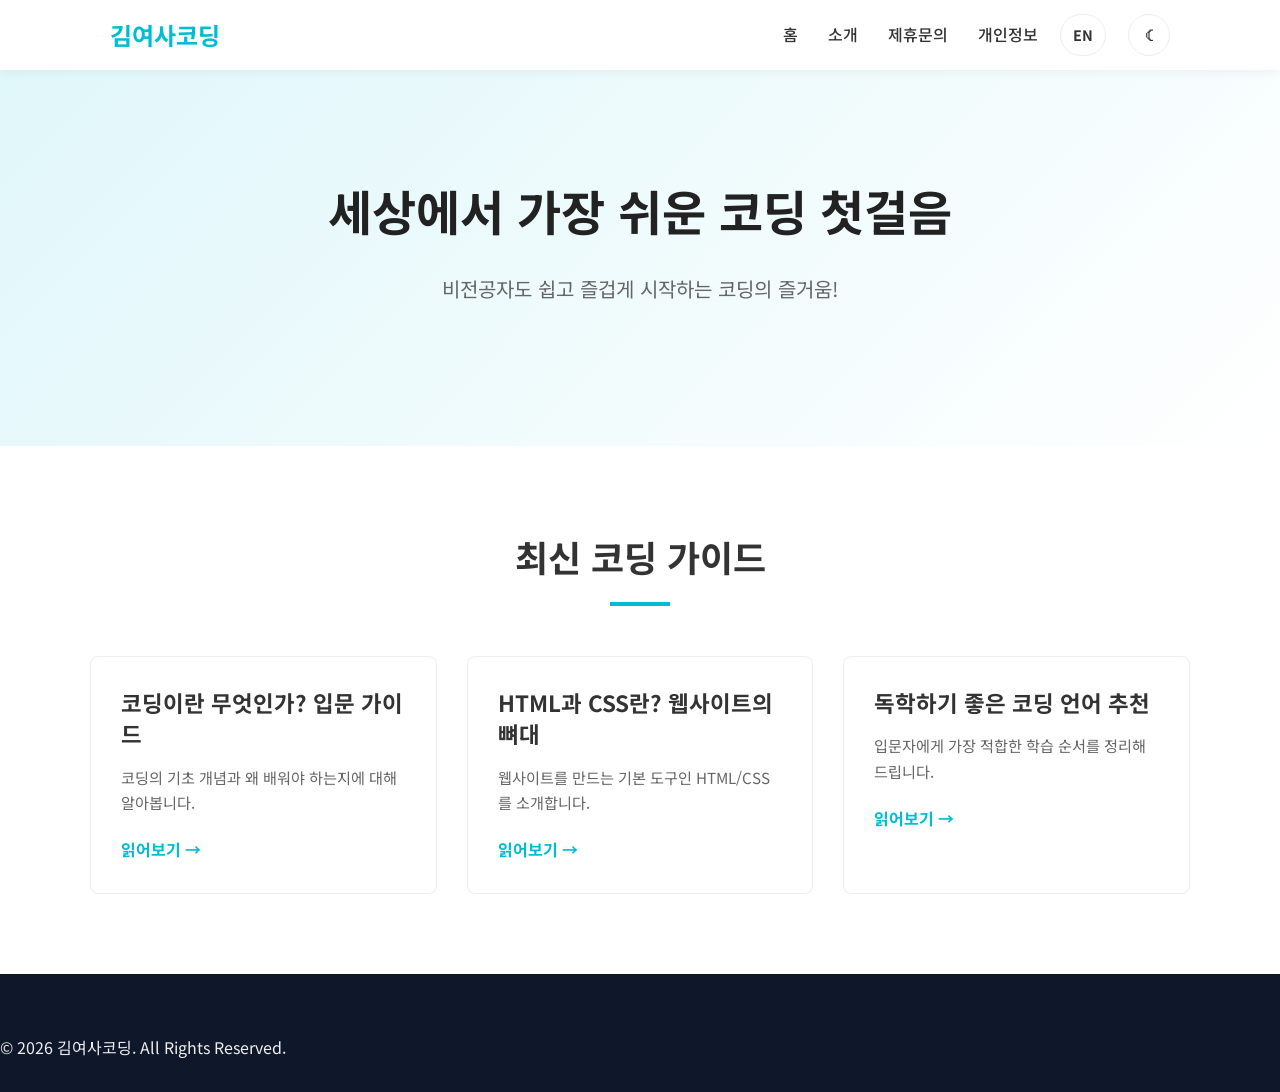
<file: index.html>
<!DOCTYPE html>
<html lang="ko">
<head>
    <meta charset="UTF-8">
    <meta name="viewport" content="width=device-width, initial-scale=1.0">
    <title>김여사코딩 - 초보자를 위한 즐거운 코딩 학습 가이드</title>
    <link href="https://fonts.googleapis.com/css2?family=Noto+Sans+KR:wght@300;400;700&display=swap" rel="stylesheet">
    <link rel="stylesheet" href="style.css">
</head>
<body>
    <nav class="navbar">
        <div class="nav-container">
            <a href="index.html" class="nav-logo">김여사코딩</a>
            <div class="nav-actions">
                <ul class="nav-menu">
                    <li><a href="index.html">홈</a></li>
                    <li><a href="about.html">소개</a></li>
                    <li><a href="contact.html">제휴문의</a></li>
                    <li><a href="privacy.html">개인정보</a></li>
                </ul>
                <a href="en/index.html" class="language-link" hreflang="en" aria-label="View English page">EN</a>
                <button type="button" class="theme-toggle" aria-label="다크 모드로 전환" title="다크 모드">☾</button>
            </div>
        </div>
    </nav>
    <header class="hero">
        <div class="container">
            <h1>세상에서 가장 쉬운 코딩 첫걸음</h1>
            <p>비전공자도 쉽고 즐겁게 시작하는 코딩의 즐거움!</p>
        </div>
    </header>
    <main class="container section">
        <h2 class="section-title">최신 코딩 가이드</h2>
        <div class="article-grid">
            <article class="article-card">
                <h3>코딩이란 무엇인가? 입문 가이드</h3>
                <p>코딩의 기초 개념과 왜 배워야 하는지에 대해 알아봅니다.</p>
                <a href="article1.html" class="read-more">읽어보기 &rarr;</a>
            </article>
            <article class="article-card">
                <h3>HTML과 CSS란? 웹사이트의 뼈대</h3>
                <p>웹사이트를 만드는 기본 도구인 HTML/CSS를 소개합니다.</p>
                <a href="article2.html" class="read-more">읽어보기 &rarr;</a>
            </article>
            <article class="article-card">
                <h3>독학하기 좋은 코딩 언어 추천</h3>
                <p>입문자에게 가장 적합한 학습 순서를 정리해 드립니다.</p>
                <a href="article3.html" class="read-more">읽어보기 &rarr;</a>
            </article>
        </div>
    </main>
    <footer class="footer"><p>&copy; 2026 김여사코딩. All Rights Reserved.</p></footer>
    <script src="main.js"></script>
</body>
</html>
</file>
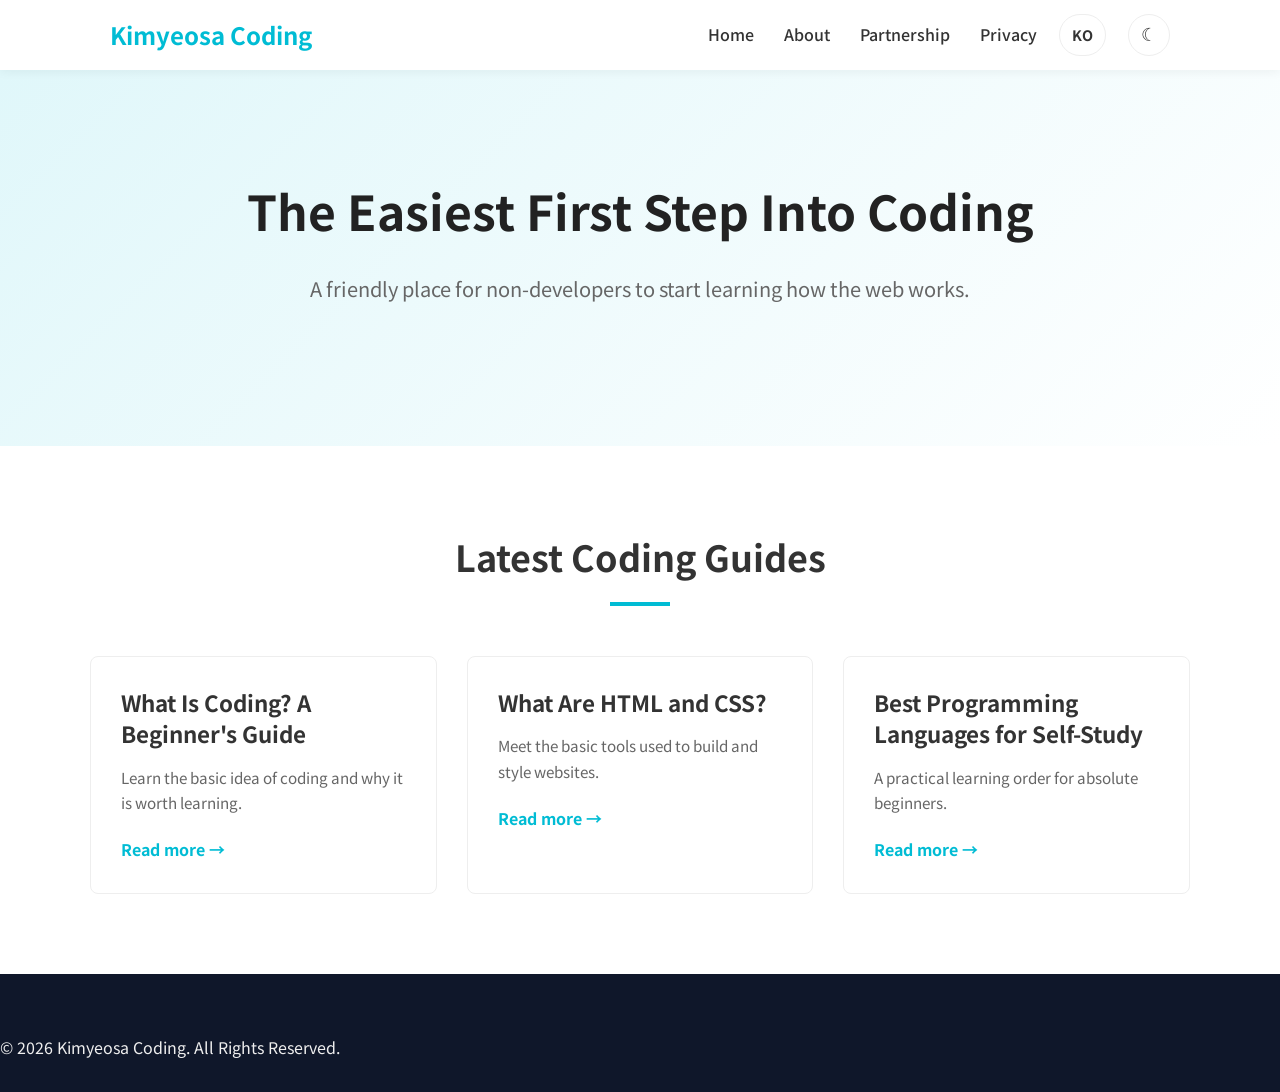
<file: en/index.html>
<!DOCTYPE html>
<html lang="en">
<head>
    <meta charset="UTF-8">
    <meta name="viewport" content="width=device-width, initial-scale=1.0">
    <title>Kimyeosa Coding - Friendly Coding Guides for Beginners</title>
    <link href="https://fonts.googleapis.com/css2?family=Noto+Sans+KR:wght@300;400;700&display=swap" rel="stylesheet">
    <link rel="stylesheet" href="../style.css">
</head>
<body>
    <nav class="navbar">
        <div class="nav-container">
            <a href="index.html" class="nav-logo">Kimyeosa Coding</a>
            <div class="nav-actions">
                <ul class="nav-menu">
                    <li><a href="index.html">Home</a></li>
                    <li><a href="about.html">About</a></li>
                    <li><a href="contact.html">Partnership</a></li>
                    <li><a href="privacy.html">Privacy</a></li>
                </ul>
                <a href="../index.html" class="language-link" hreflang="ko" aria-label="한국어 페이지 보기">KO</a>
                <button type="button" class="theme-toggle" aria-label="Switch to dark mode" title="Dark mode">☾</button>
            </div>
        </div>
    </nav>
    <header class="hero">
        <div class="container">
            <h1>The Easiest First Step Into Coding</h1>
            <p>A friendly place for non-developers to start learning how the web works.</p>
        </div>
    </header>
    <main class="container section">
        <h2 class="section-title">Latest Coding Guides</h2>
        <div class="article-grid">
            <article class="article-card">
                <h3>What Is Coding? A Beginner's Guide</h3>
                <p>Learn the basic idea of coding and why it is worth learning.</p>
                <a href="article1.html" class="read-more">Read more &rarr;</a>
            </article>
            <article class="article-card">
                <h3>What Are HTML and CSS?</h3>
                <p>Meet the basic tools used to build and style websites.</p>
                <a href="article2.html" class="read-more">Read more &rarr;</a>
            </article>
            <article class="article-card">
                <h3>Best Programming Languages for Self-Study</h3>
                <p>A practical learning order for absolute beginners.</p>
                <a href="article3.html" class="read-more">Read more &rarr;</a>
            </article>
        </div>
    </main>
    <footer class="footer"><p>&copy; 2026 Kimyeosa Coding. All Rights Reserved.</p></footer>
    <script src="../main.js"></script>
</body>
</html>
</file>
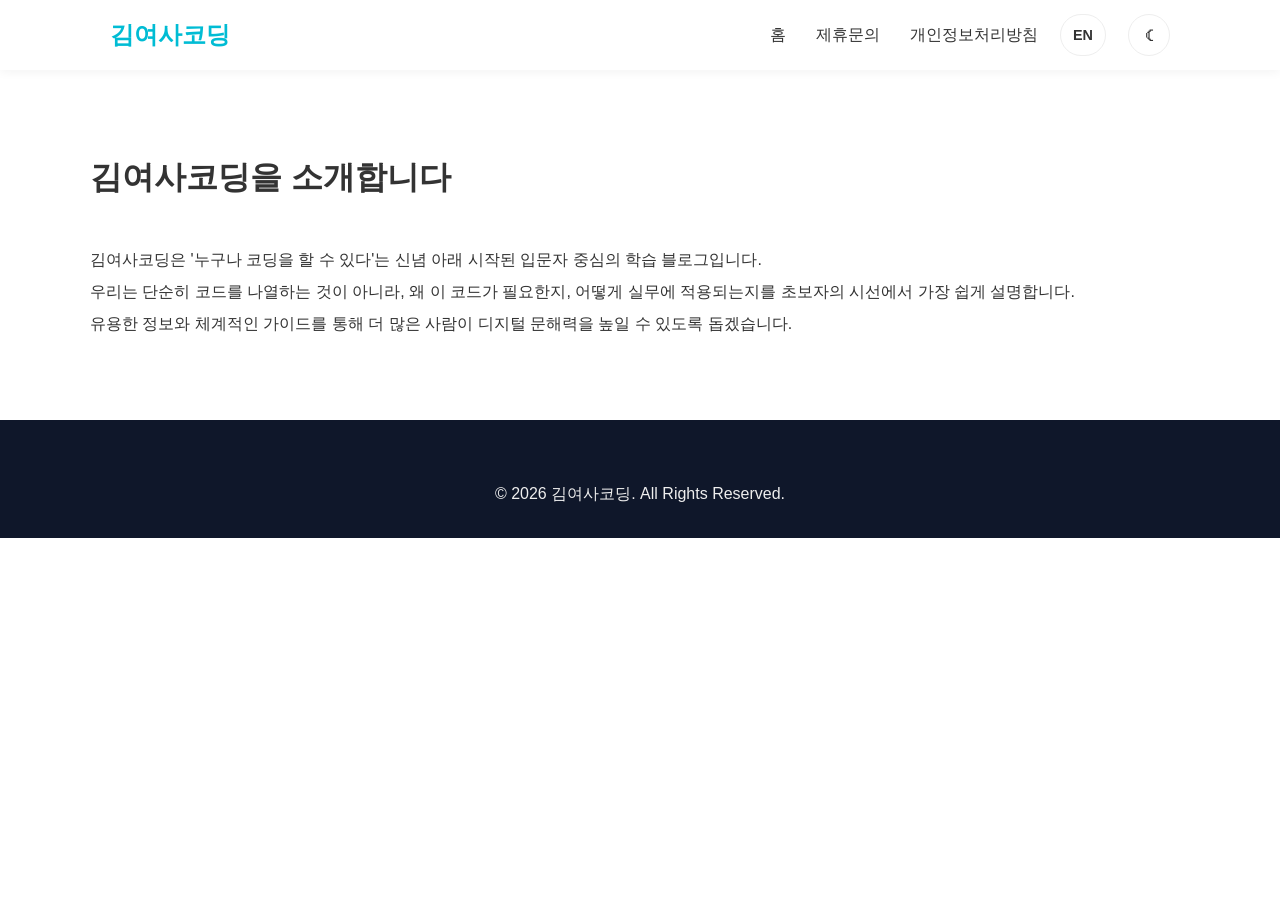
<file: about.html>
<!DOCTYPE html>
<html lang="ko">
<head>
    <meta charset="UTF-8">
    <meta name="viewport" content="width=device-width, initial-scale=1.0">
    <title>소개 - 김여사코딩</title>
    <link rel="stylesheet" href="style.css">
</head>
<body>
    <nav class="navbar">
        <div class="nav-container">
            <a href="index.html" class="nav-logo">김여사코딩</a>
            <div class="nav-actions">
                <ul class="nav-menu">
                    <li><a href="index.html">홈</a></li>
                    <li><a href="contact.html">제휴문의</a></li>
                    <li><a href="privacy.html">개인정보처리방침</a></li>
                </ul>
                <a href="en/about.html" class="language-link" hreflang="en" aria-label="View English page">EN</a>
                <button type="button" class="theme-toggle" aria-label="다크 모드로 전환" title="다크 모드">☾</button>
            </div>
        </div>
    </nav>

    <main class="container section">
        <h1>김여사코딩을 소개합니다</h1>
        <div style="margin-top: 40px; line-height: 2;">
            <p>김여사코딩은 '누구나 코딩을 할 수 있다'는 신념 아래 시작된 입문자 중심의 학습 블로그입니다.</p>
            <p>우리는 단순히 코드를 나열하는 것이 아니라, 왜 이 코드가 필요한지, 어떻게 실무에 적용되는지를 초보자의 시선에서 가장 쉽게 설명합니다.</p>
            <p>유용한 정보와 체계적인 가이드를 통해 더 많은 사람이 디지털 문해력을 높일 수 있도록 돕겠습니다.</p>
        </div>
    </main>

    <footer class="footer">
        <div class="container" style="text-align: center;">
            <p>&copy; 2026 김여사코딩. All Rights Reserved.</p>
        </div>
    </footer>
    <script src="main.js"></script>
</body>
</html>
</file>
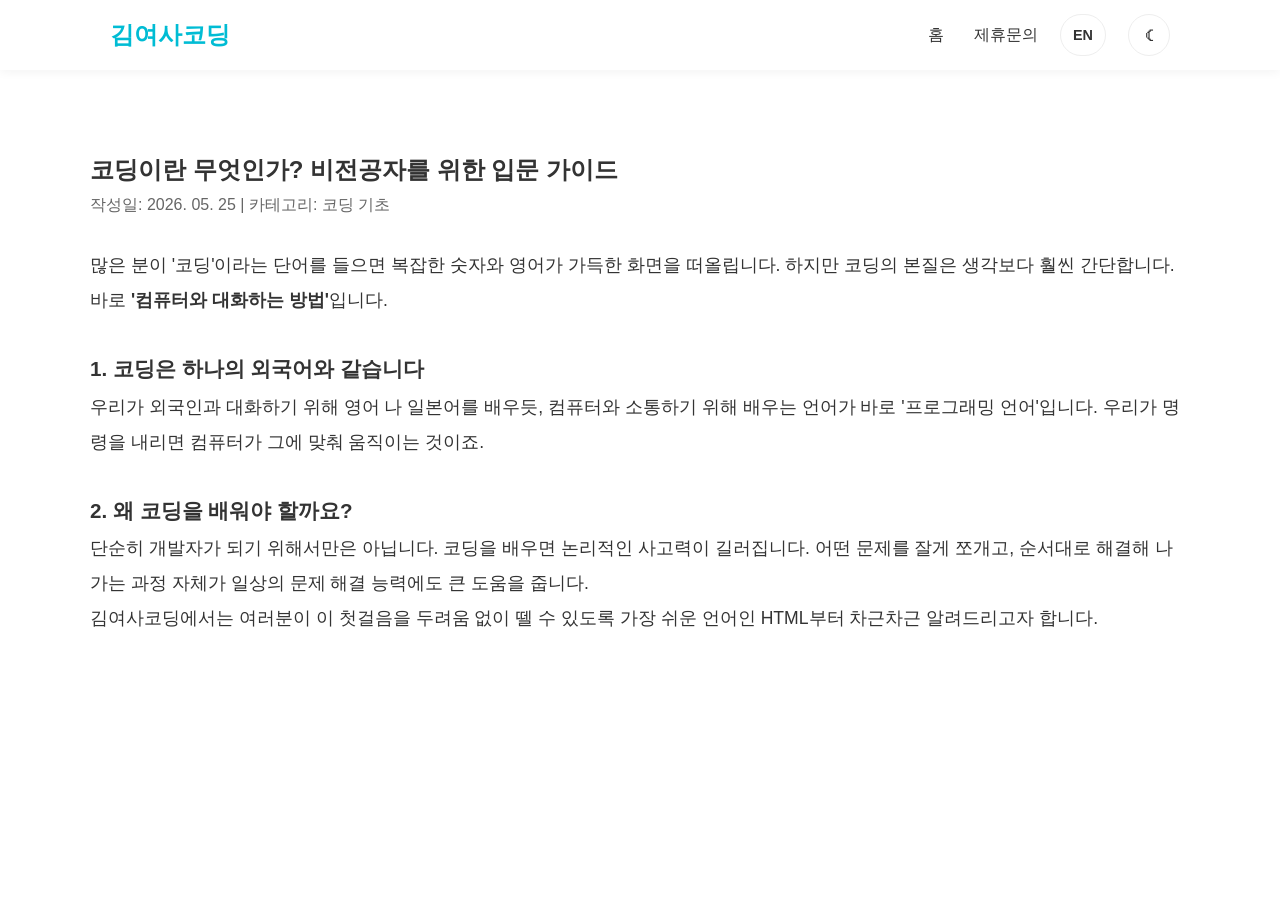
<file: article1.html>
<!DOCTYPE html>
<html lang="ko">
<head>
    <meta charset="UTF-8">
    <meta name="viewport" content="width=device-width, initial-scale=1.0">
    <title>코딩이란 무엇인가? 비전공자를 위한 입문 가이드 - 김여사코딩</title>
    <link rel="stylesheet" href="style.css">
</head>
<body>
    <nav class="navbar"><div class="nav-container"><a href="index.html" class="nav-logo">김여사코딩</a><div class="nav-actions"><ul class="nav-menu"><li><a href="index.html">홈</a></li><li><a href="contact.html">제휴문의</a></li></ul><a href="en/article1.html" class="language-link" hreflang="en" aria-label="View English page">EN</a><button type="button" class="theme-toggle" aria-label="다크 모드로 전환" title="다크 모드">☾</button></div></div></nav>
    <main class="container section">
        <article>
            <h1>코딩이란 무엇인가? 비전공자를 위한 입문 가이드</h1>
            <p style="color: var(--text-muted); margin-bottom: 30px;">작성일: 2026. 05. 25 | 카테고리: 코딩 기초</p>
            <div style="line-height: 2; font-size: 1.1rem;">
                <p>많은 분이 '코딩'이라는 단어를 들으면 복잡한 숫자와 영어가 가득한 화면을 떠올립니다. 하지만 코딩의 본질은 생각보다 훨씬 간단합니다. 바로 <strong>'컴퓨터와 대화하는 방법'</strong>입니다.</p>
                <h3 style="margin-top: 30px;">1. 코딩은 하나의 외국어와 같습니다</h3>
                <p>우리가 외국인과 대화하기 위해 영어 나 일본어를 배우듯, 컴퓨터와 소통하기 위해 배우는 언어가 바로 '프로그래밍 언어'입니다. 우리가 명령을 내리면 컴퓨터가 그에 맞춰 움직이는 것이죠.</p>
                <h3 style="margin-top: 30px;">2. 왜 코딩을 배워야 할까요?</h3>
                <p>단순히 개발자가 되기 위해서만은 아닙니다. 코딩을 배우면 논리적인 사고력이 길러집니다. 어떤 문제를 잘게 쪼개고, 순서대로 해결해 나가는 과정 자체가 일상의 문제 해결 능력에도 큰 도움을 줍니다.</p>
                <p>김여사코딩에서는 여러분이 이 첫걸음을 두려움 없이 뗄 수 있도록 가장 쉬운 언어인 HTML부터 차근차근 알려드리고자 합니다.</p>
            </div>
        </article>
    </main>
    <script src="main.js"></script>
</body>
</html>
</file>
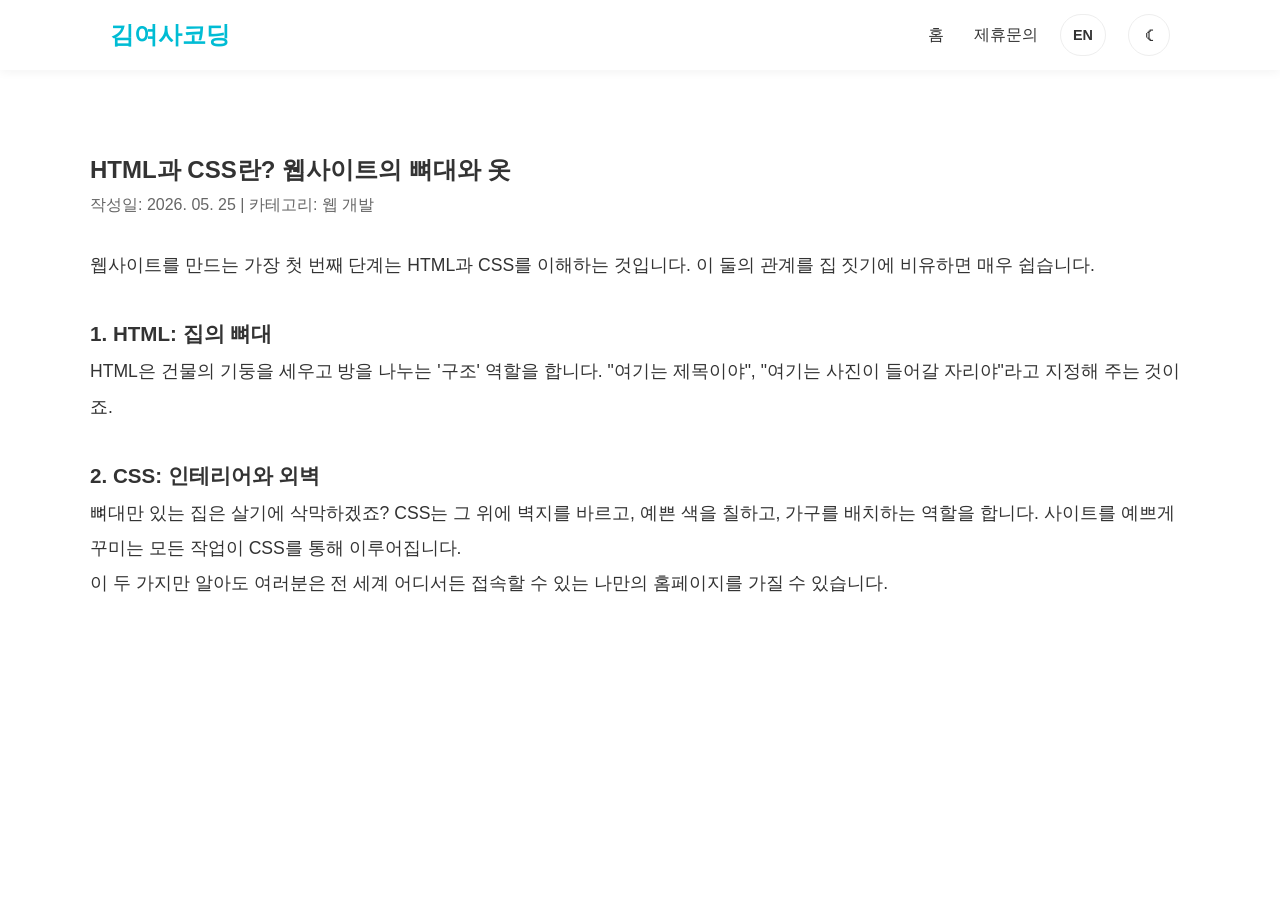
<file: article2.html>
<!DOCTYPE html>
<html lang="ko">
<head>
    <meta charset="UTF-8">
    <meta name="viewport" content="width=device-width, initial-scale=1.0">
    <title>HTML과 CSS란? 웹사이트의 뼈대와 옷 - 김여사코딩</title>
    <link rel="stylesheet" href="style.css">
</head>
<body>
    <nav class="navbar"><div class="nav-container"><a href="index.html" class="nav-logo">김여사코딩</a><div class="nav-actions"><ul class="nav-menu"><li><a href="index.html">홈</a></li><li><a href="contact.html">제휴문의</a></li></ul><a href="en/article2.html" class="language-link" hreflang="en" aria-label="View English page">EN</a><button type="button" class="theme-toggle" aria-label="다크 모드로 전환" title="다크 모드">☾</button></div></div></nav>
    <main class="container section">
        <article>
            <h1>HTML과 CSS란? 웹사이트의 뼈대와 옷</h1>
            <p style="color: var(--text-muted); margin-bottom: 30px;">작성일: 2026. 05. 25 | 카테고리: 웹 개발</p>
            <div style="line-height: 2; font-size: 1.1rem;">
                <p>웹사이트를 만드는 가장 첫 번째 단계는 HTML과 CSS를 이해하는 것입니다. 이 둘의 관계를 집 짓기에 비유하면 매우 쉽습니다.</p>
                <h3 style="margin-top: 30px;">1. HTML: 집의 뼈대</h3>
                <p>HTML은 건물의 기둥을 세우고 방을 나누는 '구조' 역할을 합니다. "여기는 제목이야", "여기는 사진이 들어갈 자리야"라고 지정해 주는 것이죠.</p>
                <h3 style="margin-top: 30px;">2. CSS: 인테리어와 외벽</h3>
                <p>뼈대만 있는 집은 살기에 삭막하겠죠? CSS는 그 위에 벽지를 바르고, 예쁜 색을 칠하고, 가구를 배치하는 역할을 합니다. 사이트를 예쁘게 꾸미는 모든 작업이 CSS를 통해 이루어집니다.</p>
                <p>이 두 가지만 알아도 여러분은 전 세계 어디서든 접속할 수 있는 나만의 홈페이지를 가질 수 있습니다.</p>
            </div>
        </article>
    </main>
    <script src="main.js"></script>
</body>
</html>
</file>
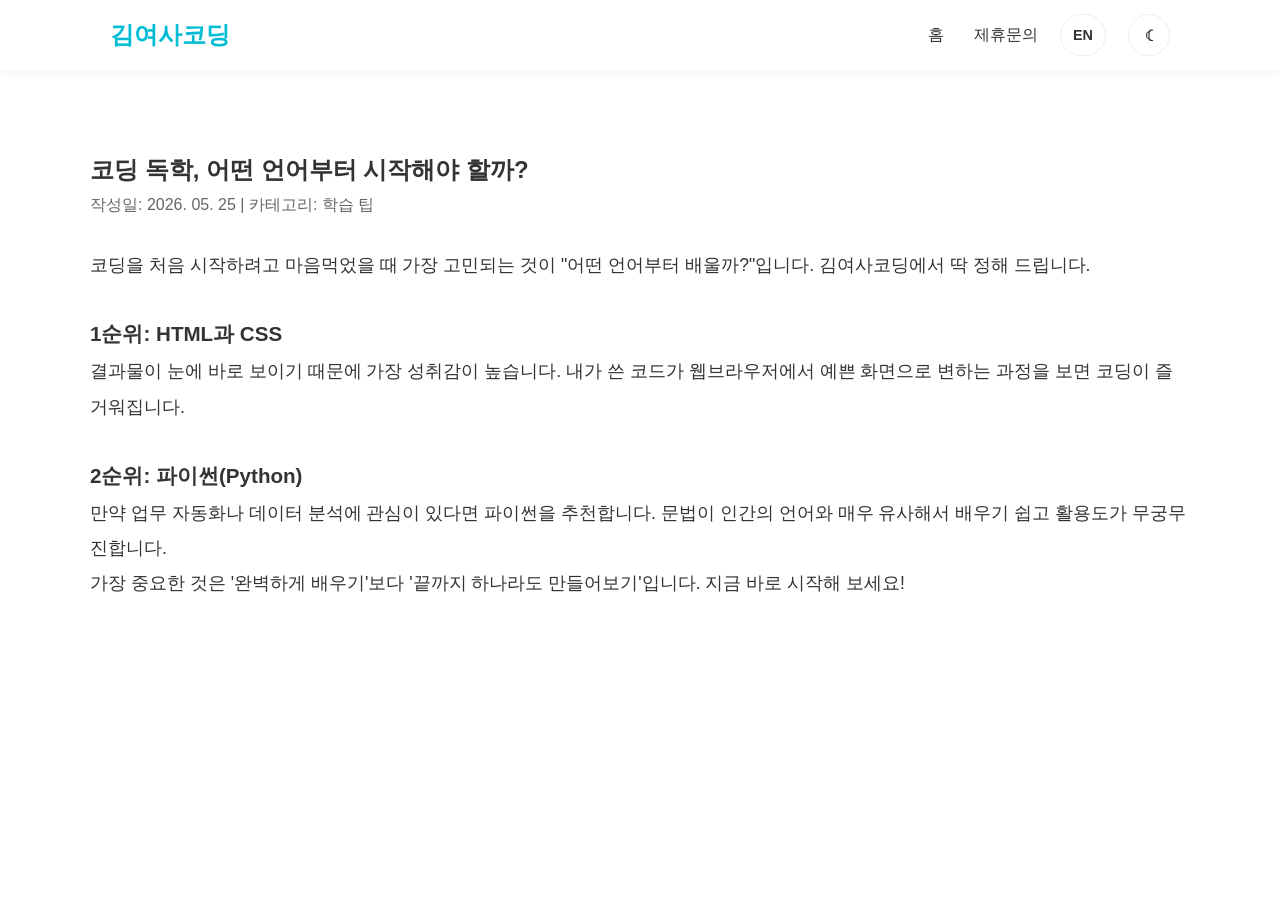
<file: article3.html>
<!DOCTYPE html>
<html lang="ko">
<head>
    <meta charset="UTF-8">
    <meta name="viewport" content="width=device-width, initial-scale=1.0">
    <title>코딩 독학, 어떤 언어부터 시작해야 할까? - 김여사코딩</title>
    <link rel="stylesheet" href="style.css">
</head>
<body>
    <nav class="navbar"><div class="nav-container"><a href="index.html" class="nav-logo">김여사코딩</a><div class="nav-actions"><ul class="nav-menu"><li><a href="index.html">홈</a></li><li><a href="contact.html">제휴문의</a></li></ul><a href="en/article3.html" class="language-link" hreflang="en" aria-label="View English page">EN</a><button type="button" class="theme-toggle" aria-label="다크 모드로 전환" title="다크 모드">☾</button></div></div></nav>
    <main class="container section">
        <article>
            <h1>코딩 독학, 어떤 언어부터 시작해야 할까?</h1>
            <p style="color: var(--text-muted); margin-bottom: 30px;">작성일: 2026. 05. 25 | 카테고리: 학습 팁</p>
            <div style="line-height: 2; font-size: 1.1rem;">
                <p>코딩을 처음 시작하려고 마음먹었을 때 가장 고민되는 것이 "어떤 언어부터 배울까?"입니다. 김여사코딩에서 딱 정해 드립니다.</p>
                <h3 style="margin-top: 30px;">1순위: HTML과 CSS</h3>
                <p>결과물이 눈에 바로 보이기 때문에 가장 성취감이 높습니다. 내가 쓴 코드가 웹브라우저에서 예쁜 화면으로 변하는 과정을 보면 코딩이 즐거워집니다.</p>
                <h3 style="margin-top: 30px;">2순위: 파이썬(Python)</h3>
                <p>만약 업무 자동화나 데이터 분석에 관심이 있다면 파이썬을 추천합니다. 문법이 인간의 언어와 매우 유사해서 배우기 쉽고 활용도가 무궁무진합니다.</p>
                <p>가장 중요한 것은 '완벽하게 배우기'보다 '끝까지 하나라도 만들어보기'입니다. 지금 바로 시작해 보세요!</p>
            </div>
        </article>
    </main>
    <script src="main.js"></script>
</body>
</html>
</file>
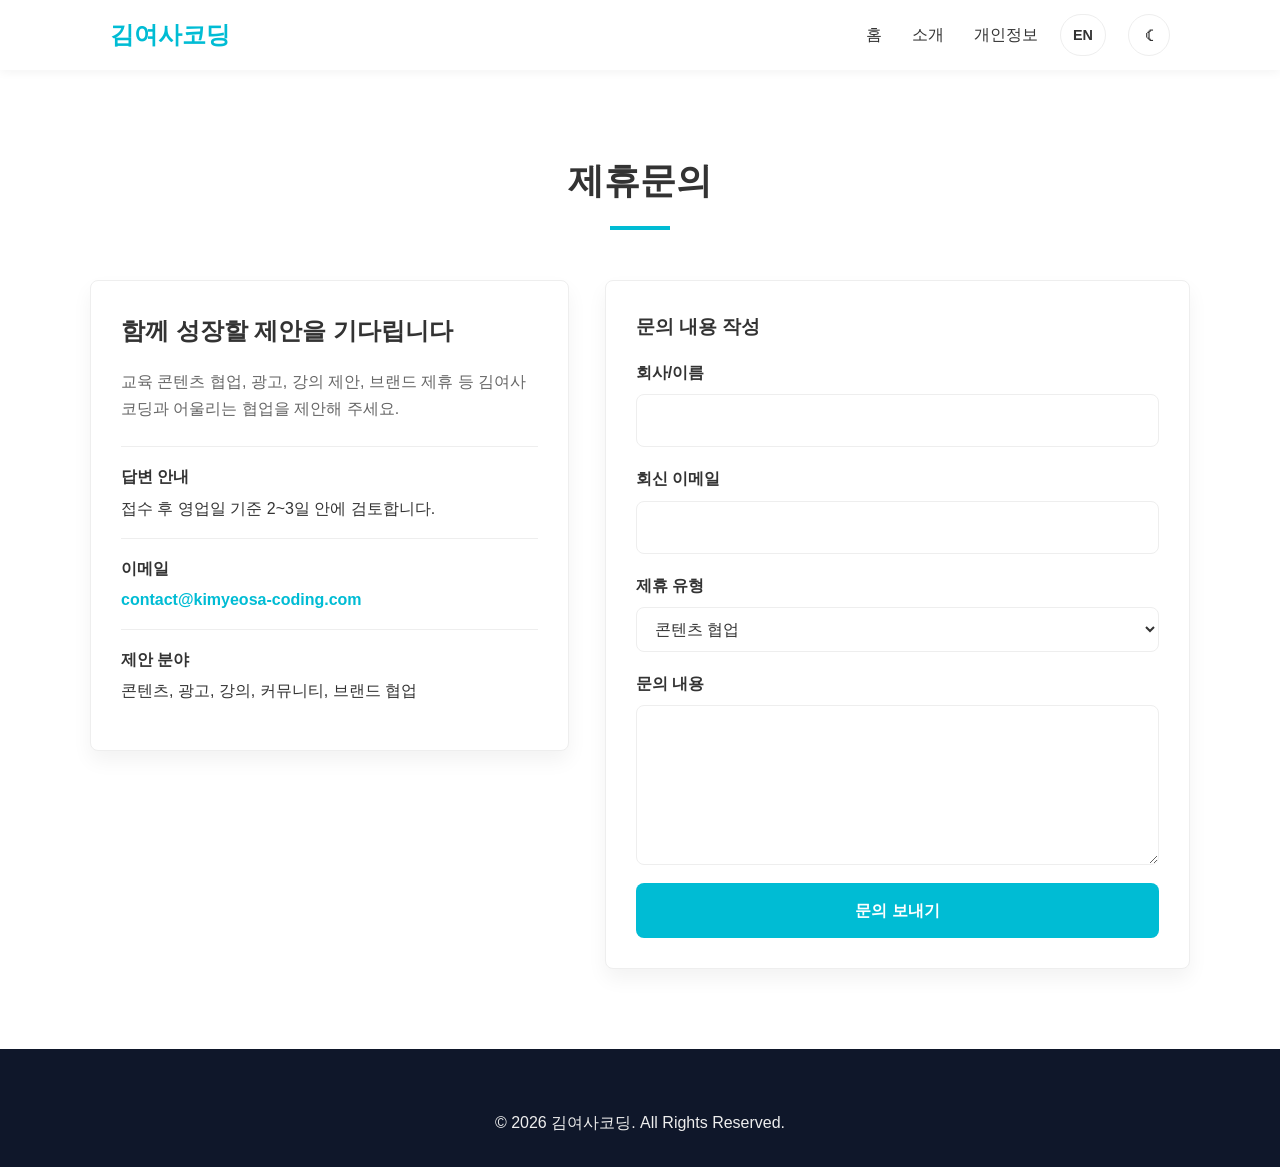
<file: contact.html>
<!DOCTYPE html>
<html lang="ko">
<head>
    <meta charset="UTF-8">
    <meta name="viewport" content="width=device-width, initial-scale=1.0">
    <title>제휴문의 - 김여사코딩</title>
    <link rel="stylesheet" href="style.css">
</head>
<body>
    <nav class="navbar">
        <div class="nav-container">
            <a href="index.html" class="nav-logo">김여사코딩</a>
            <div class="nav-actions">
                <ul class="nav-menu">
                    <li><a href="index.html">홈</a></li>
                    <li><a href="about.html">소개</a></li>
                    <li><a href="privacy.html">개인정보</a></li>
                </ul>
                <a href="en/contact.html" class="language-link" hreflang="en" aria-label="View English page">EN</a>
                <button type="button" class="theme-toggle" aria-label="다크 모드로 전환" title="다크 모드">☾</button>
            </div>
        </div>
    </nav>

    <main class="container section">
        <h1 class="section-title">제휴문의</h1>
        <div class="contact-layout">
            <section class="contact-panel">
                <h2>함께 성장할 제안을 기다립니다</h2>
                <p>교육 콘텐츠 협업, 광고, 강의 제안, 브랜드 제휴 등 김여사코딩과 어울리는 협업을 제안해 주세요.</p>
                <ul class="contact-list">
                    <li>
                        <strong>답변 안내</strong>
                        <span>접수 후 영업일 기준 2~3일 안에 검토합니다.</span>
                    </li>
                    <li>
                        <strong>이메일</strong>
                        <a class="read-more" href="mailto:contact@kimyeosa-coding.com">contact@kimyeosa-coding.com</a>
                    </li>
                    <li>
                        <strong>제안 분야</strong>
                        <span>콘텐츠, 광고, 강의, 커뮤니티, 브랜드 협업</span>
                    </li>
                </ul>
            </section>

            <section class="contact-panel">
                <h3>문의 내용 작성</h3>
                <form class="contact-form" action="mailto:contact@kimyeosa-coding.com" method="post" enctype="text/plain">
                    <div class="form-field">
                        <label for="company">회사/이름</label>
                        <input id="company" name="회사 또는 이름" type="text" required>
                    </div>
                    <div class="form-field">
                        <label for="email">회신 이메일</label>
                        <input id="email" name="회신 이메일" type="email" required>
                    </div>
                    <div class="form-field">
                        <label for="type">제휴 유형</label>
                        <select id="type" name="제휴 유형">
                            <option>콘텐츠 협업</option>
                            <option>광고/스폰서십</option>
                            <option>강의/교육 제안</option>
                            <option>기타 제휴</option>
                        </select>
                    </div>
                    <div class="form-field">
                        <label for="message">문의 내용</label>
                        <textarea id="message" name="문의 내용" required></textarea>
                    </div>
                    <button class="submit-btn" type="submit">문의 보내기</button>
                </form>
            </section>
        </div>
    </main>

    <footer class="footer">
        <div class="container" style="text-align: center;">
            <p>&copy; 2026 김여사코딩. All Rights Reserved.</p>
        </div>
    </footer>
    <script src="main.js"></script>
</body>
</html>
</file>
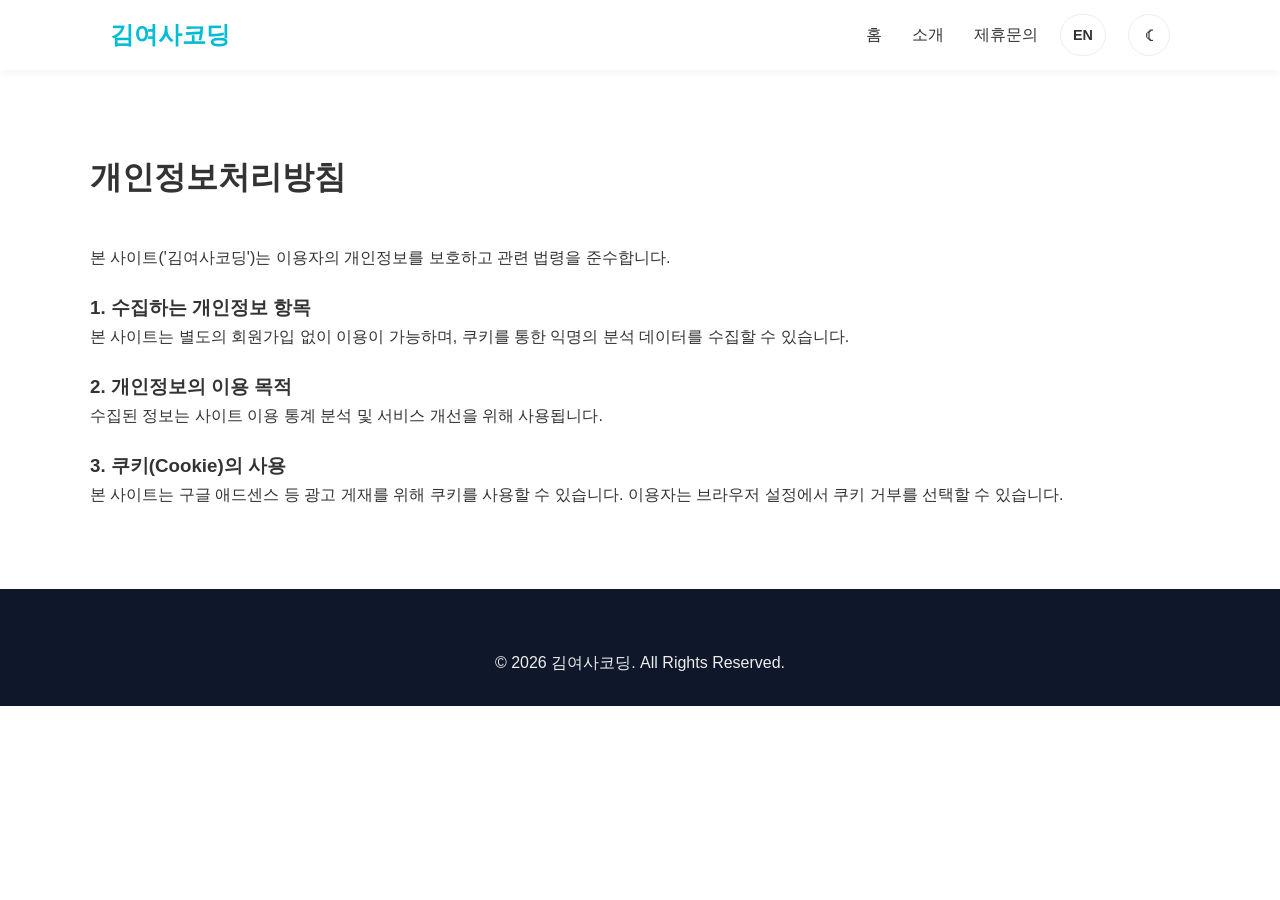
<file: privacy.html>
<!DOCTYPE html>
<html lang="ko">
<head>
    <meta charset="UTF-8">
    <meta name="viewport" content="width=device-width, initial-scale=1.0">
    <title>개인정보처리방침 - 김여사코딩</title>
    <link rel="stylesheet" href="style.css">
</head>
<body>
    <nav class="navbar">
        <div class="nav-container">
            <a href="index.html" class="nav-logo">김여사코딩</a>
            <div class="nav-actions">
                <ul class="nav-menu">
                    <li><a href="index.html">홈</a></li>
                    <li><a href="about.html">소개</a></li>
                    <li><a href="contact.html">제휴문의</a></li>
                </ul>
                <a href="en/privacy.html" class="language-link" hreflang="en" aria-label="View English page">EN</a>
                <button type="button" class="theme-toggle" aria-label="다크 모드로 전환" title="다크 모드">☾</button>
            </div>
        </div>
    </nav>

    <main class="container section">
        <h1>개인정보처리방침</h1>
        <div style="margin-top: 40px;">
            <p>본 사이트('김여사코딩')는 이용자의 개인정보를 보호하고 관련 법령을 준수합니다.</p>
            <h3 style="margin-top: 20px;">1. 수집하는 개인정보 항목</h3>
            <p>본 사이트는 별도의 회원가입 없이 이용이 가능하며, 쿠키를 통한 익명의 분석 데이터를 수집할 수 있습니다.</p>
            <h3 style="margin-top: 20px;">2. 개인정보의 이용 목적</h3>
            <p>수집된 정보는 사이트 이용 통계 분석 및 서비스 개선을 위해 사용됩니다.</p>
            <h3 style="margin-top: 20px;">3. 쿠키(Cookie)의 사용</h3>
            <p>본 사이트는 구글 애드센스 등 광고 게재를 위해 쿠키를 사용할 수 있습니다. 이용자는 브라우저 설정에서 쿠키 거부를 선택할 수 있습니다.</p>
        </div>
    </main>

    <footer class="footer">
        <div class="container" style="text-align: center;">
            <p>&copy; 2026 김여사코딩. All Rights Reserved.</p>
        </div>
    </footer>
    <script src="main.js"></script>
</body>
</html>
</file>
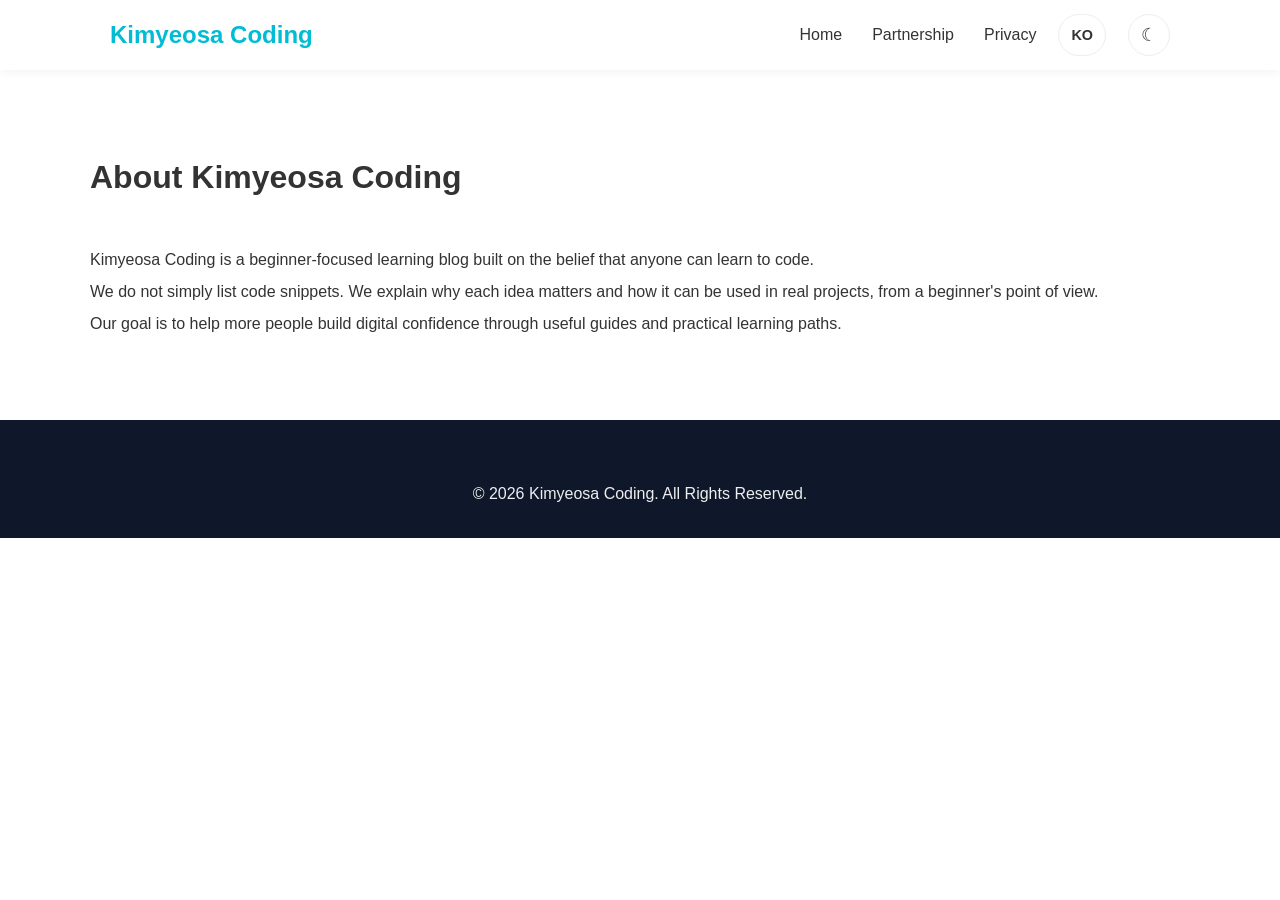
<file: en/about.html>
<!DOCTYPE html>
<html lang="en">
<head>
    <meta charset="UTF-8">
    <meta name="viewport" content="width=device-width, initial-scale=1.0">
    <title>About - Kimyeosa Coding</title>
    <link rel="stylesheet" href="../style.css">
</head>
<body>
    <nav class="navbar">
        <div class="nav-container">
            <a href="index.html" class="nav-logo">Kimyeosa Coding</a>
            <div class="nav-actions">
                <ul class="nav-menu">
                    <li><a href="index.html">Home</a></li>
                    <li><a href="contact.html">Partnership</a></li>
                    <li><a href="privacy.html">Privacy</a></li>
                </ul>
                <a href="../about.html" class="language-link" hreflang="ko" aria-label="한국어 페이지 보기">KO</a>
                <button type="button" class="theme-toggle" aria-label="Switch to dark mode" title="Dark mode">☾</button>
            </div>
        </div>
    </nav>

    <main class="container section">
        <h1>About Kimyeosa Coding</h1>
        <div style="margin-top: 40px; line-height: 2;">
            <p>Kimyeosa Coding is a beginner-focused learning blog built on the belief that anyone can learn to code.</p>
            <p>We do not simply list code snippets. We explain why each idea matters and how it can be used in real projects, from a beginner's point of view.</p>
            <p>Our goal is to help more people build digital confidence through useful guides and practical learning paths.</p>
        </div>
    </main>

    <footer class="footer">
        <div class="container" style="text-align: center;">
            <p>&copy; 2026 Kimyeosa Coding. All Rights Reserved.</p>
        </div>
    </footer>
    <script src="../main.js"></script>
</body>
</html>
</file>
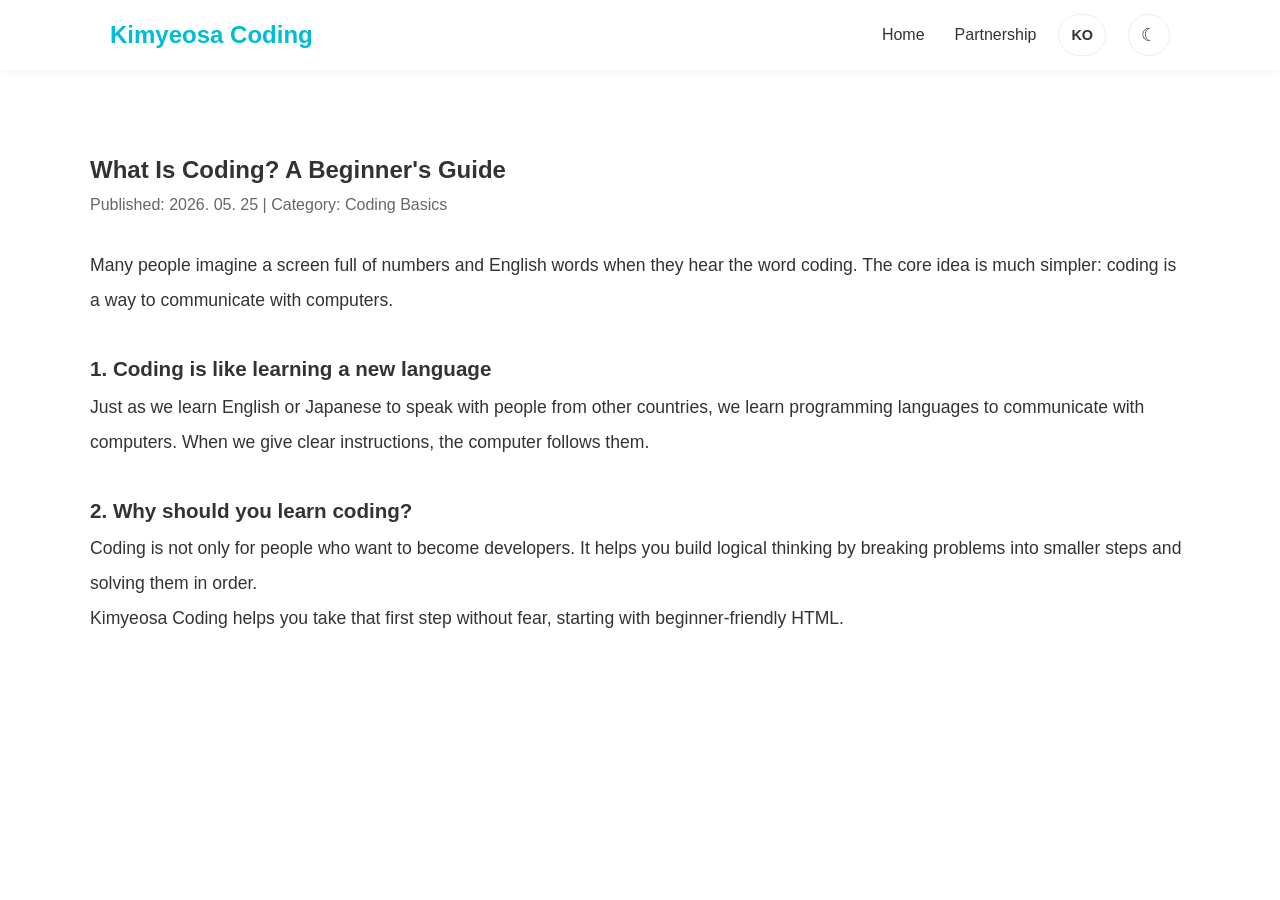
<file: en/article1.html>
<!DOCTYPE html>
<html lang="en">
<head>
    <meta charset="UTF-8">
    <meta name="viewport" content="width=device-width, initial-scale=1.0">
    <title>What Is Coding? A Beginner's Guide - Kimyeosa Coding</title>
    <link rel="stylesheet" href="../style.css">
</head>
<body>
    <nav class="navbar"><div class="nav-container"><a href="index.html" class="nav-logo">Kimyeosa Coding</a><div class="nav-actions"><ul class="nav-menu"><li><a href="index.html">Home</a></li><li><a href="contact.html">Partnership</a></li></ul><a href="../article1.html" class="language-link" hreflang="ko" aria-label="한국어 페이지 보기">KO</a><button type="button" class="theme-toggle" aria-label="Switch to dark mode" title="Dark mode">☾</button></div></div></nav>
    <main class="container section">
        <article>
            <h1>What Is Coding? A Beginner's Guide</h1>
            <p style="color: var(--text-muted); margin-bottom: 30px;">Published: 2026. 05. 25 | Category: Coding Basics</p>
            <div style="line-height: 2; font-size: 1.1rem;">
                <p>Many people imagine a screen full of numbers and English words when they hear the word coding. The core idea is much simpler: coding is a way to communicate with computers.</p>
                <h3 style="margin-top: 30px;">1. Coding is like learning a new language</h3>
                <p>Just as we learn English or Japanese to speak with people from other countries, we learn programming languages to communicate with computers. When we give clear instructions, the computer follows them.</p>
                <h3 style="margin-top: 30px;">2. Why should you learn coding?</h3>
                <p>Coding is not only for people who want to become developers. It helps you build logical thinking by breaking problems into smaller steps and solving them in order.</p>
                <p>Kimyeosa Coding helps you take that first step without fear, starting with beginner-friendly HTML.</p>
            </div>
        </article>
    </main>
    <script src="../main.js"></script>
</body>
</html>
</file>
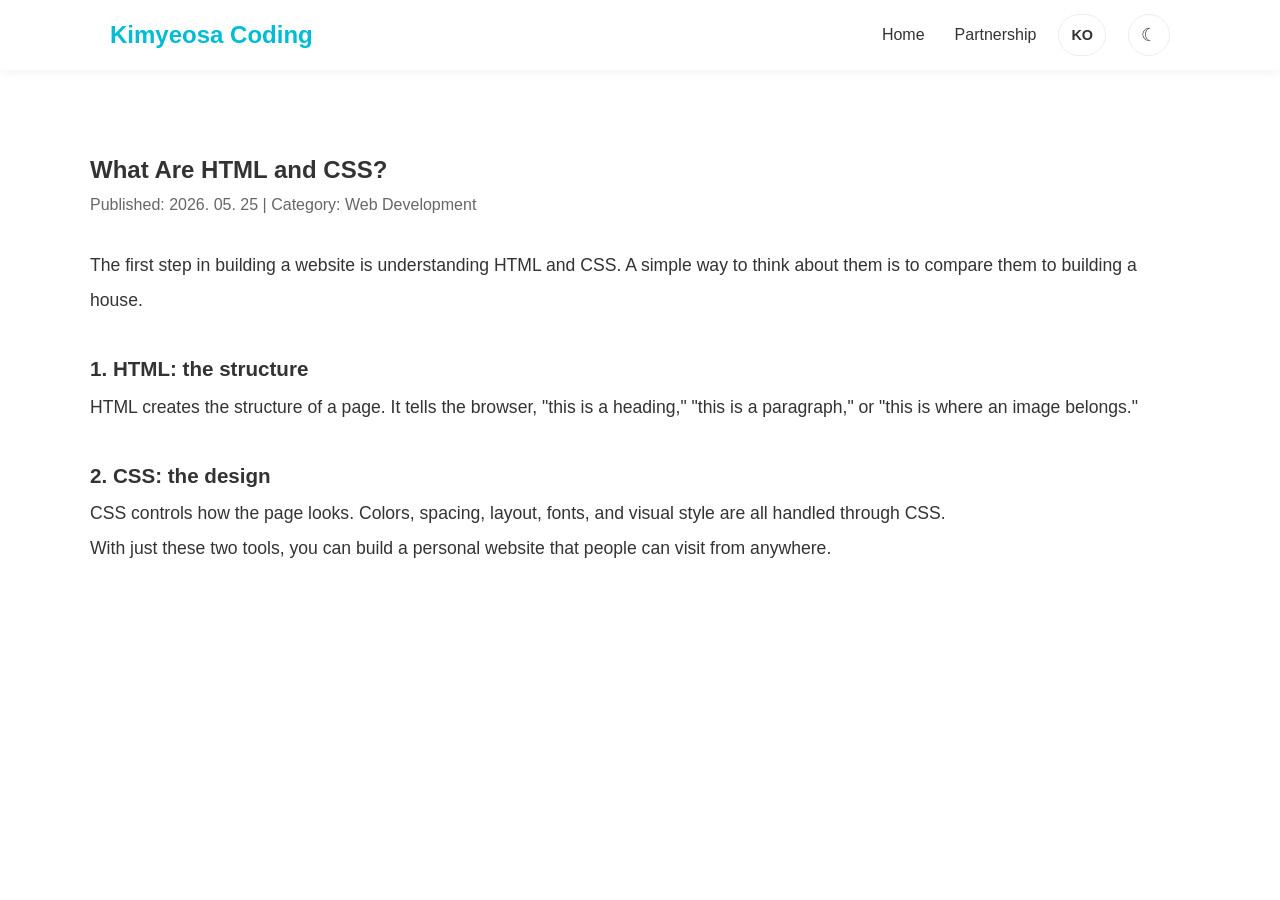
<file: en/article2.html>
<!DOCTYPE html>
<html lang="en">
<head>
    <meta charset="UTF-8">
    <meta name="viewport" content="width=device-width, initial-scale=1.0">
    <title>What Are HTML and CSS? - Kimyeosa Coding</title>
    <link rel="stylesheet" href="../style.css">
</head>
<body>
    <nav class="navbar"><div class="nav-container"><a href="index.html" class="nav-logo">Kimyeosa Coding</a><div class="nav-actions"><ul class="nav-menu"><li><a href="index.html">Home</a></li><li><a href="contact.html">Partnership</a></li></ul><a href="../article2.html" class="language-link" hreflang="ko" aria-label="한국어 페이지 보기">KO</a><button type="button" class="theme-toggle" aria-label="Switch to dark mode" title="Dark mode">☾</button></div></div></nav>
    <main class="container section">
        <article>
            <h1>What Are HTML and CSS?</h1>
            <p style="color: var(--text-muted); margin-bottom: 30px;">Published: 2026. 05. 25 | Category: Web Development</p>
            <div style="line-height: 2; font-size: 1.1rem;">
                <p>The first step in building a website is understanding HTML and CSS. A simple way to think about them is to compare them to building a house.</p>
                <h3 style="margin-top: 30px;">1. HTML: the structure</h3>
                <p>HTML creates the structure of a page. It tells the browser, "this is a heading," "this is a paragraph," or "this is where an image belongs."</p>
                <h3 style="margin-top: 30px;">2. CSS: the design</h3>
                <p>CSS controls how the page looks. Colors, spacing, layout, fonts, and visual style are all handled through CSS.</p>
                <p>With just these two tools, you can build a personal website that people can visit from anywhere.</p>
            </div>
        </article>
    </main>
    <script src="../main.js"></script>
</body>
</html>
</file>
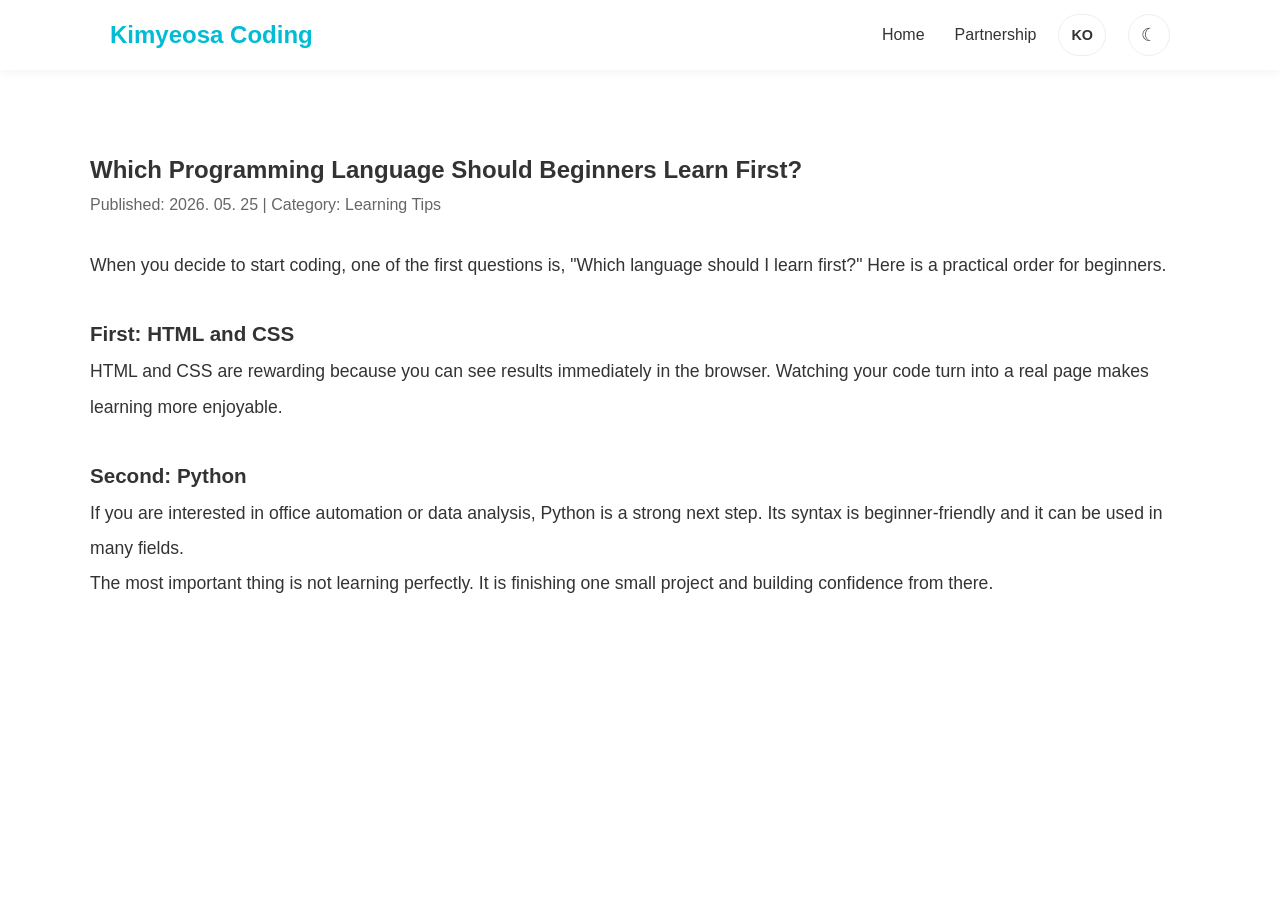
<file: en/article3.html>
<!DOCTYPE html>
<html lang="en">
<head>
    <meta charset="UTF-8">
    <meta name="viewport" content="width=device-width, initial-scale=1.0">
    <title>Which Programming Language Should Beginners Learn First? - Kimyeosa Coding</title>
    <link rel="stylesheet" href="../style.css">
</head>
<body>
    <nav class="navbar"><div class="nav-container"><a href="index.html" class="nav-logo">Kimyeosa Coding</a><div class="nav-actions"><ul class="nav-menu"><li><a href="index.html">Home</a></li><li><a href="contact.html">Partnership</a></li></ul><a href="../article3.html" class="language-link" hreflang="ko" aria-label="한국어 페이지 보기">KO</a><button type="button" class="theme-toggle" aria-label="Switch to dark mode" title="Dark mode">☾</button></div></div></nav>
    <main class="container section">
        <article>
            <h1>Which Programming Language Should Beginners Learn First?</h1>
            <p style="color: var(--text-muted); margin-bottom: 30px;">Published: 2026. 05. 25 | Category: Learning Tips</p>
            <div style="line-height: 2; font-size: 1.1rem;">
                <p>When you decide to start coding, one of the first questions is, "Which language should I learn first?" Here is a practical order for beginners.</p>
                <h3 style="margin-top: 30px;">First: HTML and CSS</h3>
                <p>HTML and CSS are rewarding because you can see results immediately in the browser. Watching your code turn into a real page makes learning more enjoyable.</p>
                <h3 style="margin-top: 30px;">Second: Python</h3>
                <p>If you are interested in office automation or data analysis, Python is a strong next step. Its syntax is beginner-friendly and it can be used in many fields.</p>
                <p>The most important thing is not learning perfectly. It is finishing one small project and building confidence from there.</p>
            </div>
        </article>
    </main>
    <script src="../main.js"></script>
</body>
</html>
</file>
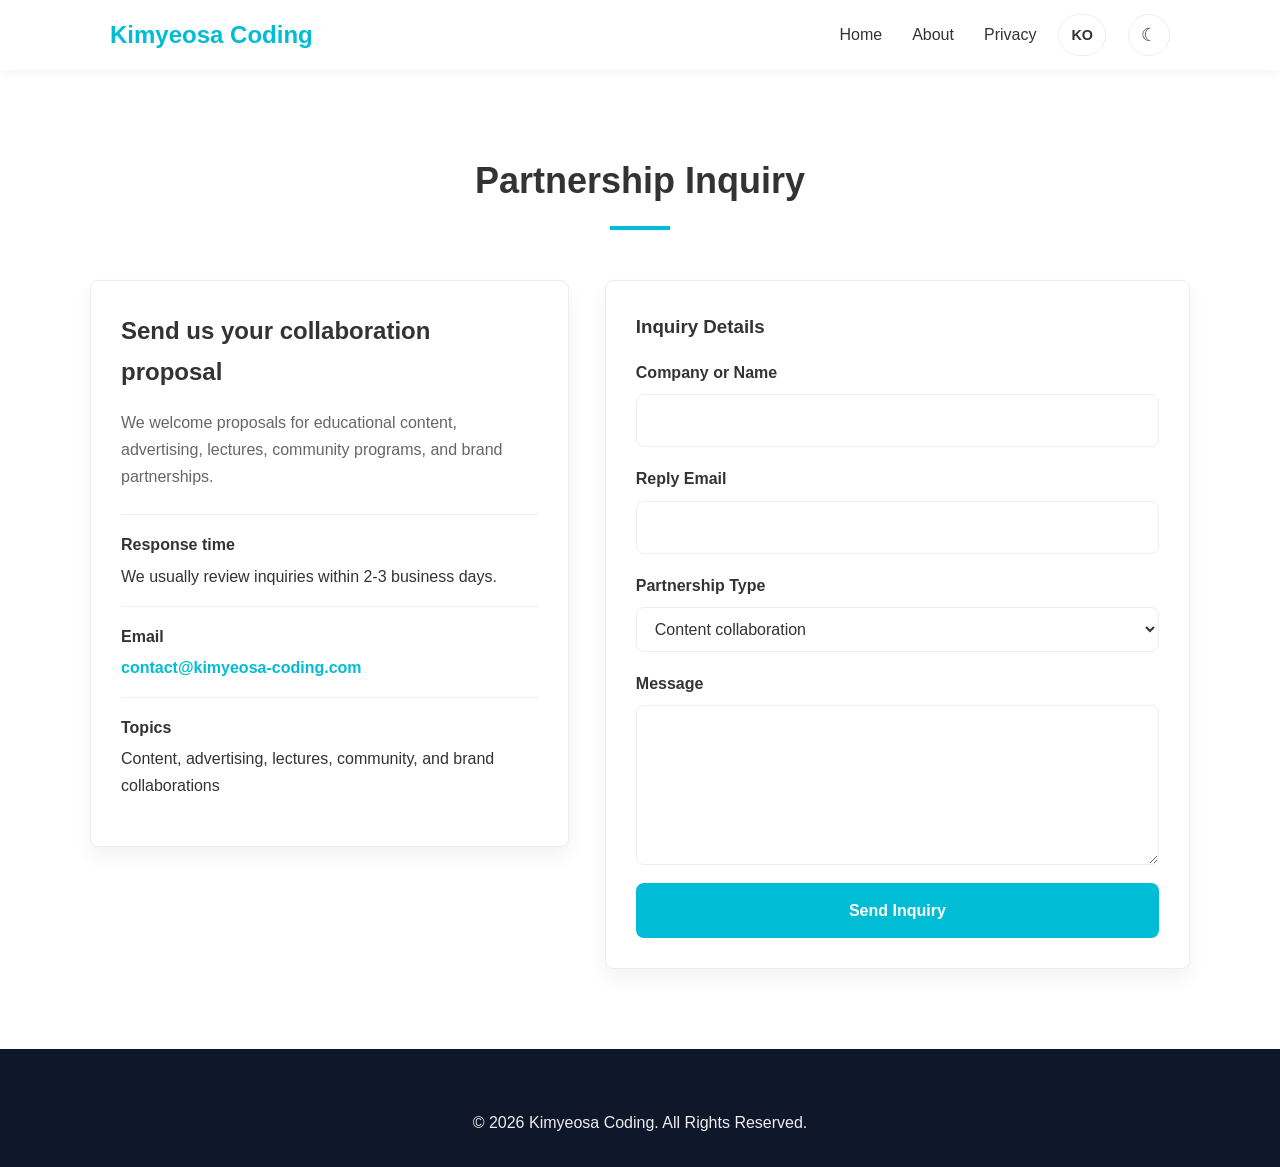
<file: en/contact.html>
<!DOCTYPE html>
<html lang="en">
<head>
    <meta charset="UTF-8">
    <meta name="viewport" content="width=device-width, initial-scale=1.0">
    <title>Partnership Inquiry - Kimyeosa Coding</title>
    <link rel="stylesheet" href="../style.css">
</head>
<body>
    <nav class="navbar">
        <div class="nav-container">
            <a href="index.html" class="nav-logo">Kimyeosa Coding</a>
            <div class="nav-actions">
                <ul class="nav-menu">
                    <li><a href="index.html">Home</a></li>
                    <li><a href="about.html">About</a></li>
                    <li><a href="privacy.html">Privacy</a></li>
                </ul>
                <a href="../contact.html" class="language-link" hreflang="ko" aria-label="한국어 페이지 보기">KO</a>
                <button type="button" class="theme-toggle" aria-label="Switch to dark mode" title="Dark mode">☾</button>
            </div>
        </div>
    </nav>

    <main class="container section">
        <h1 class="section-title">Partnership Inquiry</h1>
        <div class="contact-layout">
            <section class="contact-panel">
                <h2>Send us your collaboration proposal</h2>
                <p>We welcome proposals for educational content, advertising, lectures, community programs, and brand partnerships.</p>
                <ul class="contact-list">
                    <li>
                        <strong>Response time</strong>
                        <span>We usually review inquiries within 2-3 business days.</span>
                    </li>
                    <li>
                        <strong>Email</strong>
                        <a class="read-more" href="mailto:contact@kimyeosa-coding.com">contact@kimyeosa-coding.com</a>
                    </li>
                    <li>
                        <strong>Topics</strong>
                        <span>Content, advertising, lectures, community, and brand collaborations</span>
                    </li>
                </ul>
            </section>

            <section class="contact-panel">
                <h3>Inquiry Details</h3>
                <form class="contact-form" action="mailto:contact@kimyeosa-coding.com" method="post" enctype="text/plain">
                    <div class="form-field">
                        <label for="company">Company or Name</label>
                        <input id="company" name="Company or Name" type="text" required>
                    </div>
                    <div class="form-field">
                        <label for="email">Reply Email</label>
                        <input id="email" name="Reply Email" type="email" required>
                    </div>
                    <div class="form-field">
                        <label for="type">Partnership Type</label>
                        <select id="type" name="Partnership Type">
                            <option>Content collaboration</option>
                            <option>Advertising or sponsorship</option>
                            <option>Lecture or education proposal</option>
                            <option>Other partnership</option>
                        </select>
                    </div>
                    <div class="form-field">
                        <label for="message">Message</label>
                        <textarea id="message" name="Message" required></textarea>
                    </div>
                    <button class="submit-btn" type="submit">Send Inquiry</button>
                </form>
            </section>
        </div>
    </main>

    <footer class="footer">
        <div class="container" style="text-align: center;">
            <p>&copy; 2026 Kimyeosa Coding. All Rights Reserved.</p>
        </div>
    </footer>
    <script src="../main.js"></script>
</body>
</html>
</file>
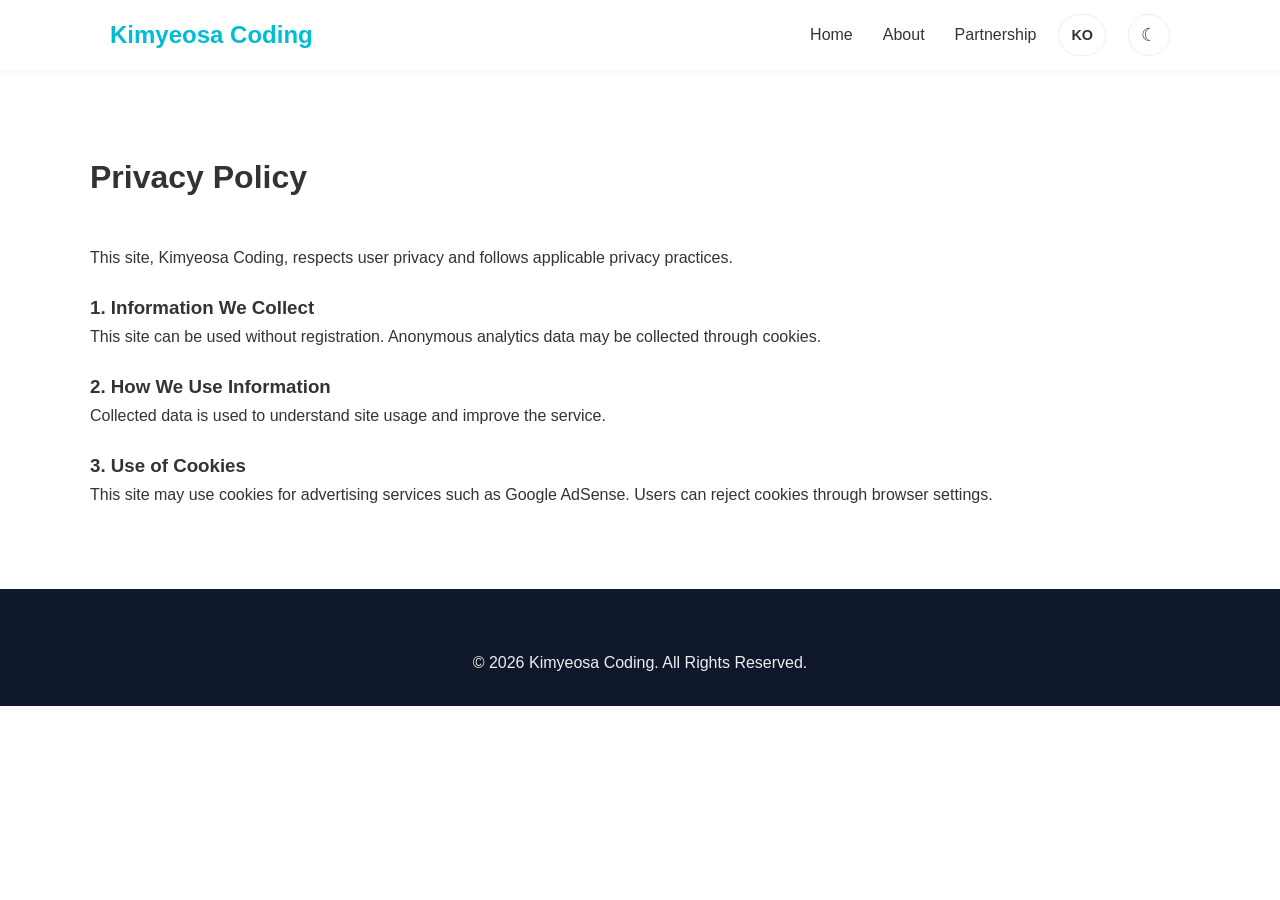
<file: en/privacy.html>
<!DOCTYPE html>
<html lang="en">
<head>
    <meta charset="UTF-8">
    <meta name="viewport" content="width=device-width, initial-scale=1.0">
    <title>Privacy Policy - Kimyeosa Coding</title>
    <link rel="stylesheet" href="../style.css">
</head>
<body>
    <nav class="navbar">
        <div class="nav-container">
            <a href="index.html" class="nav-logo">Kimyeosa Coding</a>
            <div class="nav-actions">
                <ul class="nav-menu">
                    <li><a href="index.html">Home</a></li>
                    <li><a href="about.html">About</a></li>
                    <li><a href="contact.html">Partnership</a></li>
                </ul>
                <a href="../privacy.html" class="language-link" hreflang="ko" aria-label="한국어 페이지 보기">KO</a>
                <button type="button" class="theme-toggle" aria-label="Switch to dark mode" title="Dark mode">☾</button>
            </div>
        </div>
    </nav>

    <main class="container section">
        <h1>Privacy Policy</h1>
        <div style="margin-top: 40px;">
            <p>This site, Kimyeosa Coding, respects user privacy and follows applicable privacy practices.</p>
            <h3 style="margin-top: 20px;">1. Information We Collect</h3>
            <p>This site can be used without registration. Anonymous analytics data may be collected through cookies.</p>
            <h3 style="margin-top: 20px;">2. How We Use Information</h3>
            <p>Collected data is used to understand site usage and improve the service.</p>
            <h3 style="margin-top: 20px;">3. Use of Cookies</h3>
            <p>This site may use cookies for advertising services such as Google AdSense. Users can reject cookies through browser settings.</p>
        </div>
    </main>

    <footer class="footer">
        <div class="container" style="text-align: center;">
            <p>&copy; 2026 Kimyeosa Coding. All Rights Reserved.</p>
        </div>
    </footer>
    <script src="../main.js"></script>
</body>
</html>
</file>
<file: style.css>
:root {
    --primary-color: #00bcd4;
    --primary-dark: #0097a7;
    --text-color: #333;
    --text-muted: #666;
    --bg-color: #ffffff;
    --bg-alt: #f4f7f6;
    --border-color: #eee;
    --nav-bg: #ffffff;
    --card-bg: #ffffff;
    --hero-start: #e0f7fa;
    --hero-end: #ffffff;
    --hero-title: #222;
    --shadow-color: rgba(0,0,0,0.05);
    --white: #ffffff;
}

[data-theme="dark"] {
    --primary-color: #4dd0e1;
    --primary-dark: #00acc1;
    --text-color: #e8eef2;
    --text-muted: #a7b4bd;
    --bg-color: #111827;
    --bg-alt: #172033;
    --border-color: #2f3b4f;
    --nav-bg: #0f172a;
    --card-bg: #172033;
    --hero-start: #102a43;
    --hero-end: #111827;
    --hero-title: #f8fafc;
    --shadow-color: rgba(0,0,0,0.28);
}

* {
    box-sizing: border-box;
    margin: 0;
    padding: 0;
}

body {
    font-family: 'Noto Sans KR', sans-serif;
    line-height: 1.7;
    color: var(--text-color);
    background-color: var(--bg-color);
    -webkit-font-smoothing: antialiased;
    transition: background-color 0.2s ease, color 0.2s ease;
}

.container {
    max-width: 1100px;
    margin: 0 auto;
    padding: 0 20px;
}

/* Navbar */
.navbar {
    background: var(--nav-bg);
    height: 70px;
    display: flex;
    align-items: center;
    box-shadow: 0 2px 10px var(--shadow-color);
    position: sticky;
    top: 0;
    z-index: 1000;
}

.nav-container {
    display: flex;
    justify-content: space-between;
    align-items: center;
    width: 100%;
    max-width: 1100px;
    margin: 0 auto;
    padding: 0 20px;
}

.nav-actions {
    display: flex;
    align-items: center;
    gap: 22px;
}

.nav-logo {
    font-size: 1.5rem;
    font-weight: 700;
    color: var(--primary-color);
    text-decoration: none;
}

.nav-menu {
    display: flex;
    list-style: none;
}

.nav-menu li {
    margin-left: 30px;
}

.nav-menu a {
    text-decoration: none;
    color: var(--text-color);
    font-weight: 500;
    transition: color 0.3s;
}

.nav-menu a:hover {
    color: var(--primary-color);
}

.theme-toggle {
    width: 42px;
    height: 42px;
    border: 1px solid var(--border-color);
    border-radius: 50%;
    background: var(--card-bg);
    color: var(--text-color);
    cursor: pointer;
    font-size: 1.15rem;
    line-height: 1;
    display: inline-flex;
    align-items: center;
    justify-content: center;
    transition: background 0.2s ease, border-color 0.2s ease, color 0.2s ease, transform 0.2s ease;
}

.theme-toggle:hover {
    border-color: var(--primary-color);
    color: var(--primary-color);
    transform: translateY(-1px);
}

.language-link {
    min-width: 42px;
    height: 42px;
    padding: 0 12px;
    border: 1px solid var(--border-color);
    border-radius: 21px;
    color: var(--text-color);
    background: var(--card-bg);
    display: inline-flex;
    align-items: center;
    justify-content: center;
    font-size: 0.9rem;
    font-weight: 700;
    text-decoration: none;
    transition: border-color 0.2s ease, color 0.2s ease, transform 0.2s ease;
}

.language-link:hover {
    border-color: var(--primary-color);
    color: var(--primary-color);
    transform: translateY(-1px);
}

/* Hero Section */
.hero {
    background: linear-gradient(135deg, var(--hero-start) 0%, var(--hero-end) 100%);
    padding: 100px 0;
    text-align: center;
}

.hero h1 {
    font-size: 3rem;
    margin-bottom: 20px;
    color: var(--hero-title);
}

.hero p {
    font-size: 1.25rem;
    color: var(--text-muted);
    max-width: 800px;
    margin: 0 auto 40px;
}

.cta-btn {
    display: inline-block;
    padding: 15px 40px;
    background-color: var(--primary-color);
    color: var(--white);
    text-decoration: none;
    border-radius: 30px;
    font-weight: 700;
    transition: background 0.3s;
}

.cta-btn:hover {
    background-color: var(--primary-dark);
}

/* Sections */
.section {
    padding: 80px 0;
}

.section-title {
    text-align: center;
    font-size: 2.25rem;
    margin-bottom: 50px;
    position: relative;
}

.section-title::after {
    content: '';
    display: block;
    width: 60px;
    height: 4px;
    background: var(--primary-color);
    margin: 15px auto;
}

/* Article Grid */
.article-grid {
    display: grid;
    grid-template-columns: repeat(auto-fit, minmax(300px, 1fr));
    gap: 30px;
}

.article-card {
    background: var(--card-bg);
    padding: 30px;
    border: 1px solid var(--border-color);
    border-radius: 8px;
    transition: transform 0.3s, box-shadow 0.3s;
}

.article-card:hover {
    transform: translateY(-5px);
    box-shadow: 0 10px 20px var(--shadow-color);
}

.article-category {
    color: var(--primary-color);
    font-size: 0.85rem;
    font-weight: 700;
    text-transform: uppercase;
    margin-bottom: 15px;
}

.article-card h3 {
    font-size: 1.4rem;
    margin-bottom: 15px;
    line-height: 1.4;
}

.article-card p {
    color: var(--text-muted);
    font-size: 0.95rem;
    margin-bottom: 20px;
}

.read-more {
    text-decoration: none;
    color: var(--primary-color);
    font-weight: 700;
}

/* Contact */
.contact-layout {
    display: grid;
    grid-template-columns: minmax(0, 0.9fr) minmax(320px, 1.1fr);
    gap: 36px;
    align-items: start;
}

.contact-panel {
    background: var(--card-bg);
    border: 1px solid var(--border-color);
    border-radius: 8px;
    padding: 30px;
    box-shadow: 0 10px 20px var(--shadow-color);
}

.contact-panel h2,
.contact-panel h3 {
    margin-bottom: 16px;
}

.contact-panel p {
    color: var(--text-muted);
    margin-bottom: 16px;
}

.contact-list {
    list-style: none;
    margin-top: 24px;
}

.contact-list li {
    border-top: 1px solid var(--border-color);
    padding: 16px 0;
}

.contact-list strong {
    display: block;
    margin-bottom: 4px;
}

.contact-form {
    display: grid;
    gap: 18px;
}

.form-field {
    display: grid;
    gap: 8px;
}

.form-field label {
    font-weight: 700;
}

.form-field input,
.form-field select,
.form-field textarea {
    width: 100%;
    border: 1px solid var(--border-color);
    border-radius: 8px;
    background: var(--bg-color);
    color: var(--text-color);
    font: inherit;
    padding: 12px 14px;
}

.form-field textarea {
    min-height: 160px;
    resize: vertical;
}

.submit-btn {
    border: 0;
    border-radius: 8px;
    background: var(--primary-color);
    color: var(--white);
    cursor: pointer;
    font: inherit;
    font-weight: 700;
    padding: 14px 18px;
    transition: background 0.2s ease, transform 0.2s ease;
}

.submit-btn:hover {
    background: var(--primary-dark);
    transform: translateY(-1px);
}

/* Footer */
.footer {
    background: #0f172a;
    color: #eee;
    padding: 60px 0 30px;
}

.footer-grid {
    display: grid;
    grid-template-columns: repeat(auto-fit, minmax(200px, 1fr));
    gap: 40px;
    margin-bottom: 40px;
}

.footer h4 {
    font-size: 1.2rem;
    margin-bottom: 20px;
    color: var(--white);
}

.footer ul {
    list-style: none;
}

.footer ul li {
    margin-bottom: 10px;
}

.footer a {
    color: #bbb;
    text-decoration: none;
}

.footer a:hover {
    color: var(--white);
}

.footer-bottom {
    border-top: 1px solid #444;
    padding-top: 30px;
    text-align: center;
    font-size: 0.85rem;
}

/* Responsive */
@media (max-width: 768px) {
    .hero h1 { font-size: 2.25rem; }
    .nav-container { gap: 14px; }
    .nav-menu { display: none; } /* Mobile menu simplified for now */
    .nav-actions { gap: 8px; }
    .contact-layout { grid-template-columns: 1fr; }
}
</file>
